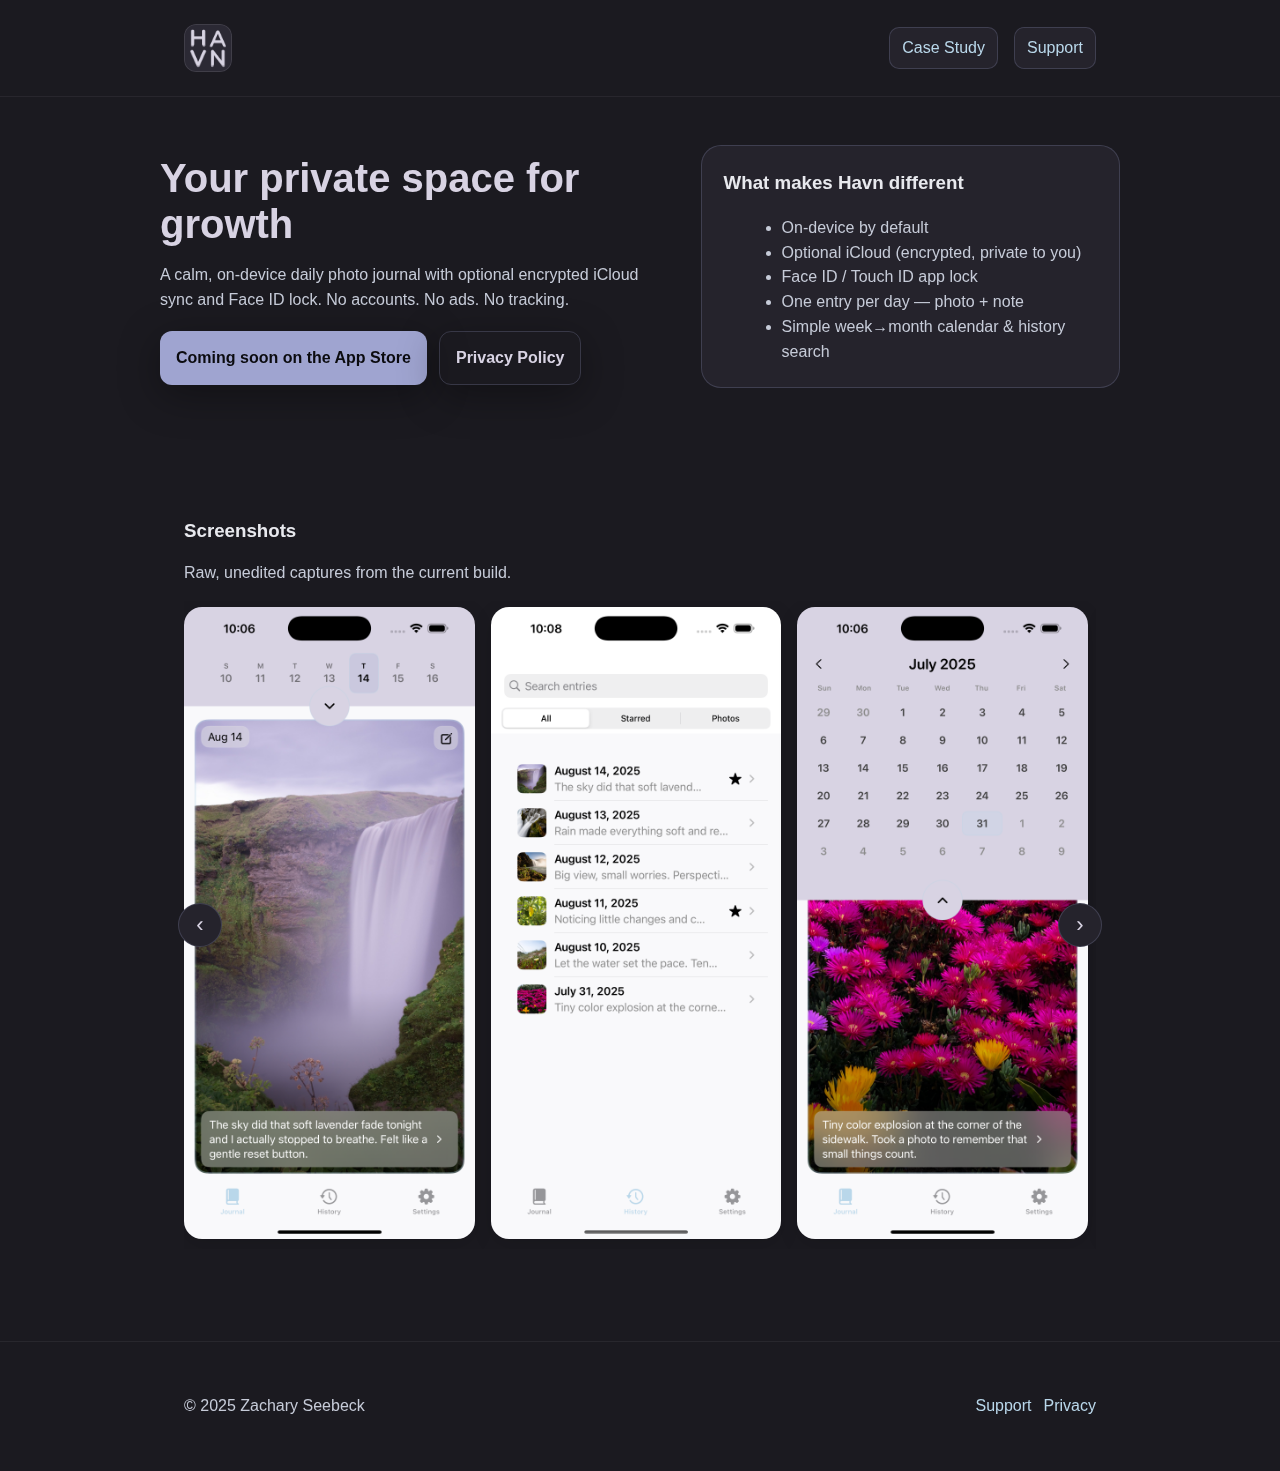
<file: docs/index.html>
<!doctype html>
<html lang="en">
<head>
  <meta charset="utf-8" />
  <meta name="viewport" content="width=device-width, initial-scale=1" />
  <title>Havn — Your private space for growth</title>
  <meta name="description" content="Havn is a private, on‑device daily photo journal with optional encrypted iCloud sync and Face ID lock." />
  <meta property="og:title" content="Havn — Your private space for growth" />
  <meta property="og:description" content="Private daily photo journal. On‑device by default. Optional encrypted iCloud sync." />
  <meta property="og:type" content="website" />
  <meta property="og:image" content="/havn.jpg" />
  <meta name="theme-color" content="#2B2933" />
  <link rel="icon" href="/havn.jpg" />
  <link rel="stylesheet" href="./styles.css" />
  <style>
    .shots { margin-top: 28px; }
    .shots h3 { margin: 0 0 8px 0; }

    body { --slides: 3; --gap: 16px; }
    @media (max-width: 860px){ body { --slides: 2; } }
    @media (max-width: 520px){ body { --slides: 1; } }

    .slider { position: relative; }
    .slider .track {
      display: flex;
      gap: var(--gap);
      overflow-x: auto;
      scroll-snap-type: x mandatory;
      scroll-behavior: smooth;
      padding: 6px 4px 10px;
    }
    .slider .slide {
      flex: 0 0 calc((100% - (var(--gap) * (var(--slides) - 1))) / var(--slides));
      scroll-snap-align: start;
      border-radius: 18px;
      overflow: hidden;
      background: rgba(0,0,0,0.04);
      box-shadow: 0 6px 20px rgba(0,0,0,0.12);
    }
    .slider .slide img {
      display: block;
      width: 100%;
      height: auto;
    }

    .slider-nav {
      position: absolute;
      top: 50%; transform: translateY(-50%);
      width: 44px; height: 44px; border-radius: 999px;
      border: 1px solid var(--stroke);
      background: var(--card);
      display: flex; align-items: center; justify-content: center;
      font-size: 22px; color: var(--lav);
      cursor: pointer;
    }
    .slider-nav:disabled { opacity: .4; cursor: default; }
    .slider-nav.prev { left: -6px; }
    .slider-nav.next { right: -6px; }

    @media (prefers-color-scheme: dark){
      .slider .slide { background: rgba(255,255,255,0.06); box-shadow: 0 8px 26px rgba(0,0,0,0.35); }
    }
  </style>
</head>
<body>
  <header>
    <div class="wrap nav">
      <a href="/" class="brand"><div class="header-logo" aria-hidden="true"></div></a>
      <a class="btn" href="/case-study.html">Case Study</a>
      <a class="btn" href="./support.html">Support</a>
    </div>
  </header>

  <main>
    <div class="wrap hero">
      <div>
        <h2>Your private space for growth</h2>
        <p class="muted">A calm, on‑device daily photo journal with optional encrypted iCloud sync and Face ID lock. No accounts. No ads. No tracking.</p>
        <div class="cta-row">
          <a class="cta" href="#" aria-label="App Store (coming soon)">Coming soon on the App Store</a>
          <a class="cta ghost" href="./privacy.html">Privacy Policy</a>
        </div>
      </div>
      <div class="card">
        <h3 style="margin-top:0">What makes Havn different</h3>
        <ul class="muted" style="margin:10px 0 0 18px">
          <li>On‑device by default</li>
          <li>Optional iCloud (encrypted, private to you)</li>
          <li>Face ID / Touch ID app lock</li>
          <li>One entry per day — photo + note</li>
          <li>Simple week→month calendar & history search</li>
        </ul>
      </div>
    </div>
    <section id="screenshots" aria-labelledby="shots-title">
      <div class="wrap shots">
        <h3 id="shots-title">Screenshots</h3>
        <p class="muted">Raw, unedited captures from the current build.</p>

        <div class="slider" id="shots-slider" role="region" aria-label="App screenshots slider">
          <button class="slider-nav prev" id="shots-prev" aria-label="Previous screenshots">&#8249;</button>

          <div class="track" id="shots-track" tabindex="0">
            <!-- Show three at a time on desktop, two on tablet, one on mobile -->
            <a class="slide" href="./shots/home.png" target="_blank" rel="noopener">
              <img src="./shots/home.png" alt="Havn — Journal card with photo and snippet" loading="lazy" />
            </a>
            <a class="slide" href="./shots/history.png" target="_blank" rel="noopener">
              <img src="./shots/history.png" alt="Havn — History list with search and filters" loading="lazy" />
            </a>
            <a class="slide" href="./shots/calendar.png" target="_blank" rel="noopener">
              <img src="./shots/calendar.png" alt="Havn — Month view calendar" loading="lazy" />
            </a>
            <a class="slide" href="./shots/lock.png" target="_blank" rel="noopener">
              <img src="./shots/lock.png" alt="Havn — Lock screen with Face ID prompt" loading="lazy" />
            </a>
          </div>

          <button class="slider-nav next" id="shots-next" aria-label="Next screenshots">&#8250;</button>
        </div>
      </div>
    </section>
  </main>

  <footer>
    <div class="wrap" style="display:flex;gap:12px;flex-wrap:wrap;align-items:center;justify-content:space-between">
      <div class="muted">© 2025 Zachary Seebeck</div>
      <div style="display:flex;gap:12px">
        <a href="./support.html">Support</a>
        <a href="./privacy.html">Privacy</a>
      </div>
    </div>
  </footer>

  <script>
    (function(){
      const track = document.getElementById('shots-track');
      const prev  = document.getElementById('shots-prev');
      const next  = document.getElementById('shots-next');
      if(!track || !prev || !next) return;

      function gapPx(){
        const g = getComputedStyle(track).gap || '0px';
        return parseFloat(g) || 0;
      }
      function step(){
        const first = track.querySelector('.slide');
        if(!first) return 0;
        return first.getBoundingClientRect().width + gapPx();
      }
      function update(){
        const max = track.scrollWidth - track.clientWidth - 1; // epsilon
        prev.disabled = track.scrollLeft <= 0;
        next.disabled = track.scrollLeft >= max;
      }
      function nudge(dir){
        track.scrollBy({ left: dir * step(), behavior: 'smooth' });
        setTimeout(update, 300);
      }

      prev.addEventListener('click', ()=> nudge(-1));
      next.addEventListener('click', ()=> nudge(1));
      track.addEventListener('scroll', update);
      window.addEventListener('resize', update);
      update();
    })();
  </script>
</body>
</html>
</file>
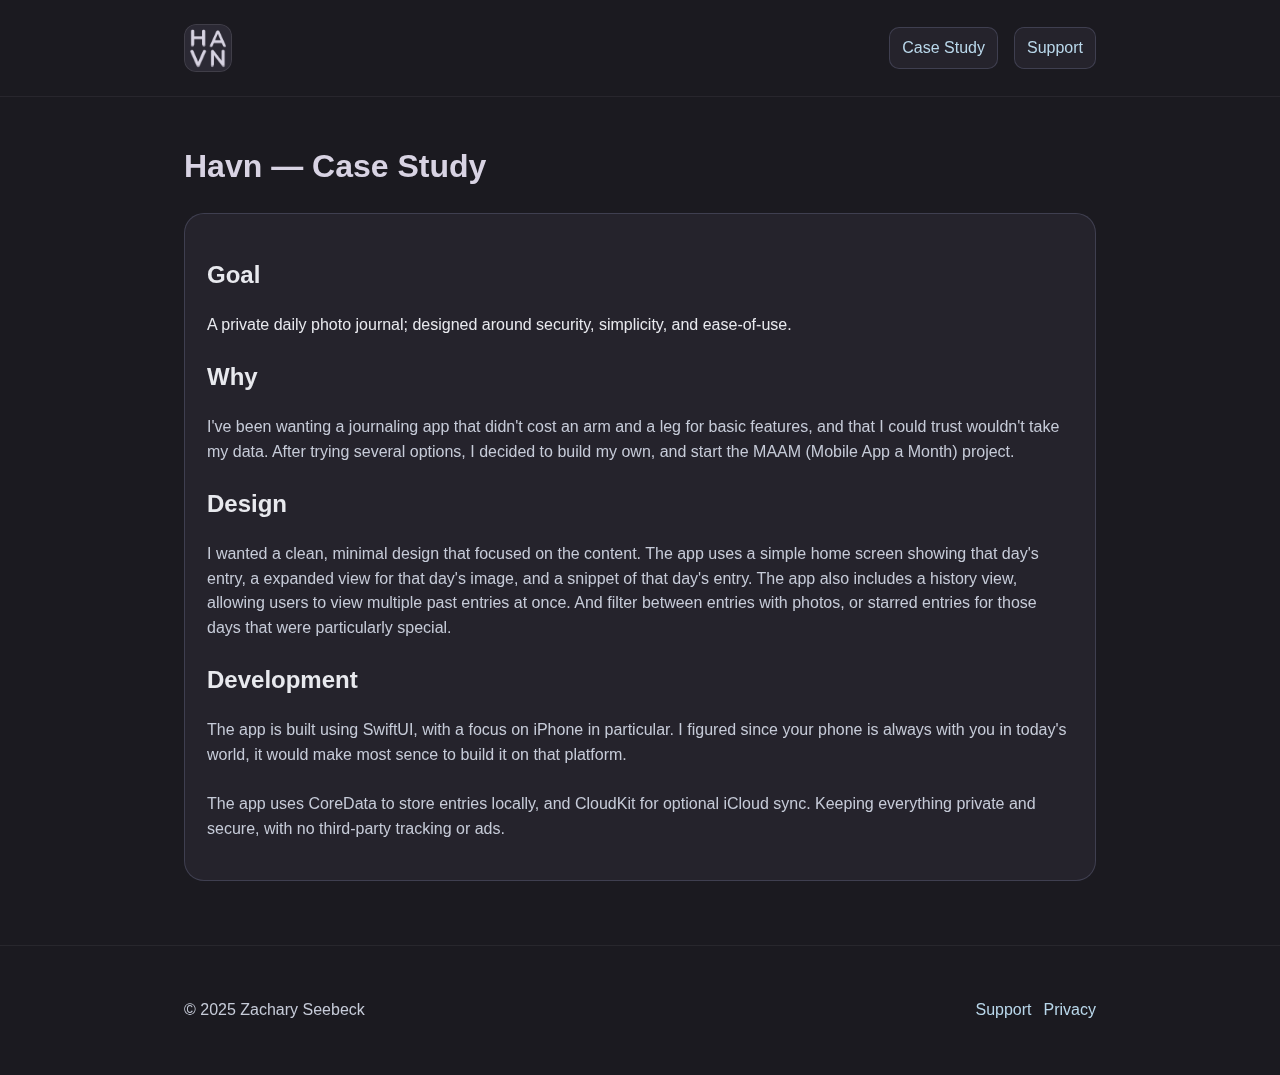
<file: docs/case-study.html>
<!doctype html>
<html lang="en">

<head>
    <meta charset="utf-8" />
    <meta name="viewport" content="width=device-width,initial-scale=1" />
    <title>Havn — Case Study</title>
    <link rel="icon" href="/havn.jpg" />
    <link rel="stylesheet" href="./styles.css" />
</head>

<body>
    <header>
        <div class="wrap nav">
            <a href="/" class="brand">
                <div class="header-logo" aria-hidden="true"></div>
            </a>
            <a class="btn" href="/case-study.html">Case Study</a>
            <a class="btn" href="/support.html">Support</a>
        </div>
    </header>

    <main class="wrap">
        <h1 style="color:#D8D3E3">Havn — Case Study</h1>
        <div class="card">
            <h2>Goal</h2>
            <p>A private daily photo journal; designed around security, simplicity, and ease-of-use.</p>

            <h2>Why</h2>
            <p class="muted">
                I've been wanting a journaling app that didn't cost an arm and a leg for basic features, and that I could trust wouldn't take my data. 
                After trying several options, I decided to build my own, and start the MAAM (Mobile App a Month) project. 
            </p>
            
            <h2>Design</h2>
            <p class="muted">
                I wanted a clean, minimal design that focused on the content. The app uses a simple
                home screen showing that day's entry, a expanded view for that day's image, 
                and a snippet of that day's entry. The app also includes a history view, allowing users
                to view multiple past entries at once. And filter between entries with photos, or starred 
                entries for those days that were particularly special.
            </p>

            <h2>Development</h2>
            <p class="muted">
                The app is built using SwiftUI, with a focus on iPhone in particular. I figured since your
                phone is always with you in today's world, it would make most sence to build it on that 
                platform.
                <br/><br/>
                The app uses CoreData to store entries locally, and CloudKit for optional iCloud sync. Keeping
                everything private and secure, with no third-party tracking or ads.
            </p>
        </div>
    </main>

    <footer>
        <div class="wrap" style="display:flex;gap:12px;justify-content:space-between">
            <div class="muted">© 2025 Zachary Seebeck</div>
            <div style="display:flex;gap:12px">
                <a href="/support.html">Support</a><a href="/privacy.html">Privacy</a>
            </div>
        </div>
    </footer>
</body>

</html>
</file>
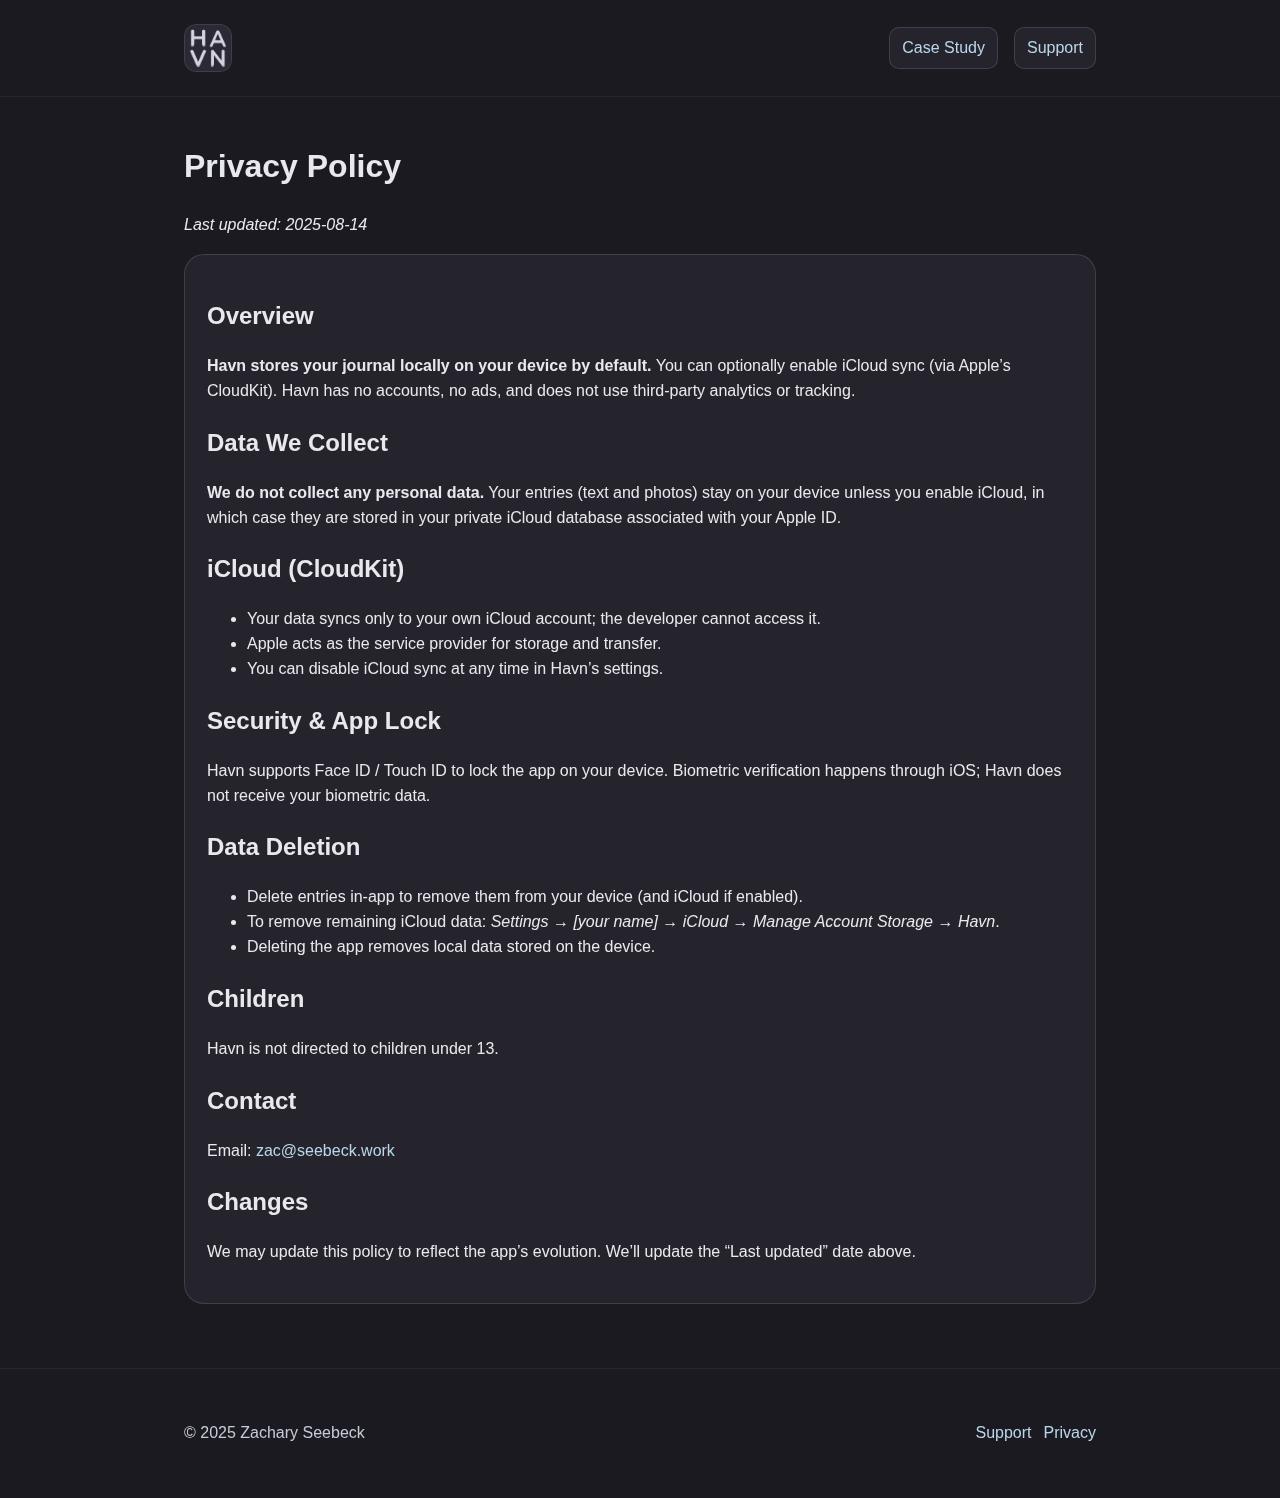
<file: docs/privacy.html>
<!doctype html>
<html lang="en">
<head>
  <meta charset="utf-8" />
  <meta name="viewport" content="width=device-width, initial-scale=1" />
  <title>Havn — Privacy Policy</title>
  <meta name="description" content="Privacy policy for Havn, the private daily photo journal." />
  <meta name="theme-color" content="#2B2933" />
  <link rel="icon" href="/havn.ico" />
  <link rel="stylesheet" href="./styles.css" />
</head>
<body>
  <header>
    <div class="wrap nav">
      <a href="/" class="brand"><div class="header-logo" aria-hidden="true"></div></a>
      <a class="btn" href="/case-study.html">Case Study</a>
      <a class="btn" href="./support.html">Support</a>
    </div>
  </header>

  <main class="wrap">
    <h1>Privacy Policy</h1>
    <p><em>Last updated: 2025‑08‑14</em></p>

    <div class="card">
      <h2>Overview</h2>
      <p><strong>Havn stores your journal locally on your device by default.</strong> You can optionally enable iCloud sync (via Apple’s CloudKit). Havn has no accounts, no ads, and does not use third‑party analytics or tracking.</p>

      <h2>Data We Collect</h2>
      <p><strong>We do not collect any personal data.</strong> Your entries (text and photos) stay on your device unless you enable iCloud, in which case they are stored in your private iCloud database associated with your Apple ID.</p>

      <h2>iCloud (CloudKit)</h2>
      <ul>
        <li>Your data syncs only to your own iCloud account; the developer cannot access it.</li>
        <li>Apple acts as the service provider for storage and transfer.</li>
        <li>You can disable iCloud sync at any time in Havn’s settings.</li>
      </ul>

      <h2>Security & App Lock</h2>
      <p>Havn supports Face ID / Touch ID to lock the app on your device. Biometric verification happens through iOS; Havn does not receive your biometric data.</p>

      <h2>Data Deletion</h2>
      <ul>
        <li>Delete entries in‑app to remove them from your device (and iCloud if enabled).</li>
        <li>To remove remaining iCloud data: <em>Settings → [your name] → iCloud → Manage Account Storage → Havn</em>.</li>
        <li>Deleting the app removes local data stored on the device.</li>
      </ul>

      <h2>Children</h2>
      <p>Havn is not directed to children under 13.</p>

      <h2>Contact</h2>
      <p>Email: <a href="mailto:zac@seebeck.work">zac@seebeck.work</a></p>

      <h2>Changes</h2>
      <p>We may update this policy to reflect the app’s evolution. We’ll update the “Last updated” date above.</p>
    </div>
  </main>

  <footer>
    <div class="wrap" style="display:flex;gap:12px;flex-wrap:wrap;align-items:center;justify-content:space-between">
      <div class="muted">© 2025 Zachary Seebeck</div>
      <div style="display:flex;gap:12px">
        <a href="./support.html">Support</a>
        <a href="./privacy.html">Privacy</a>
      </div>
    </div>
  </footer>
</body>
</html>
</file>
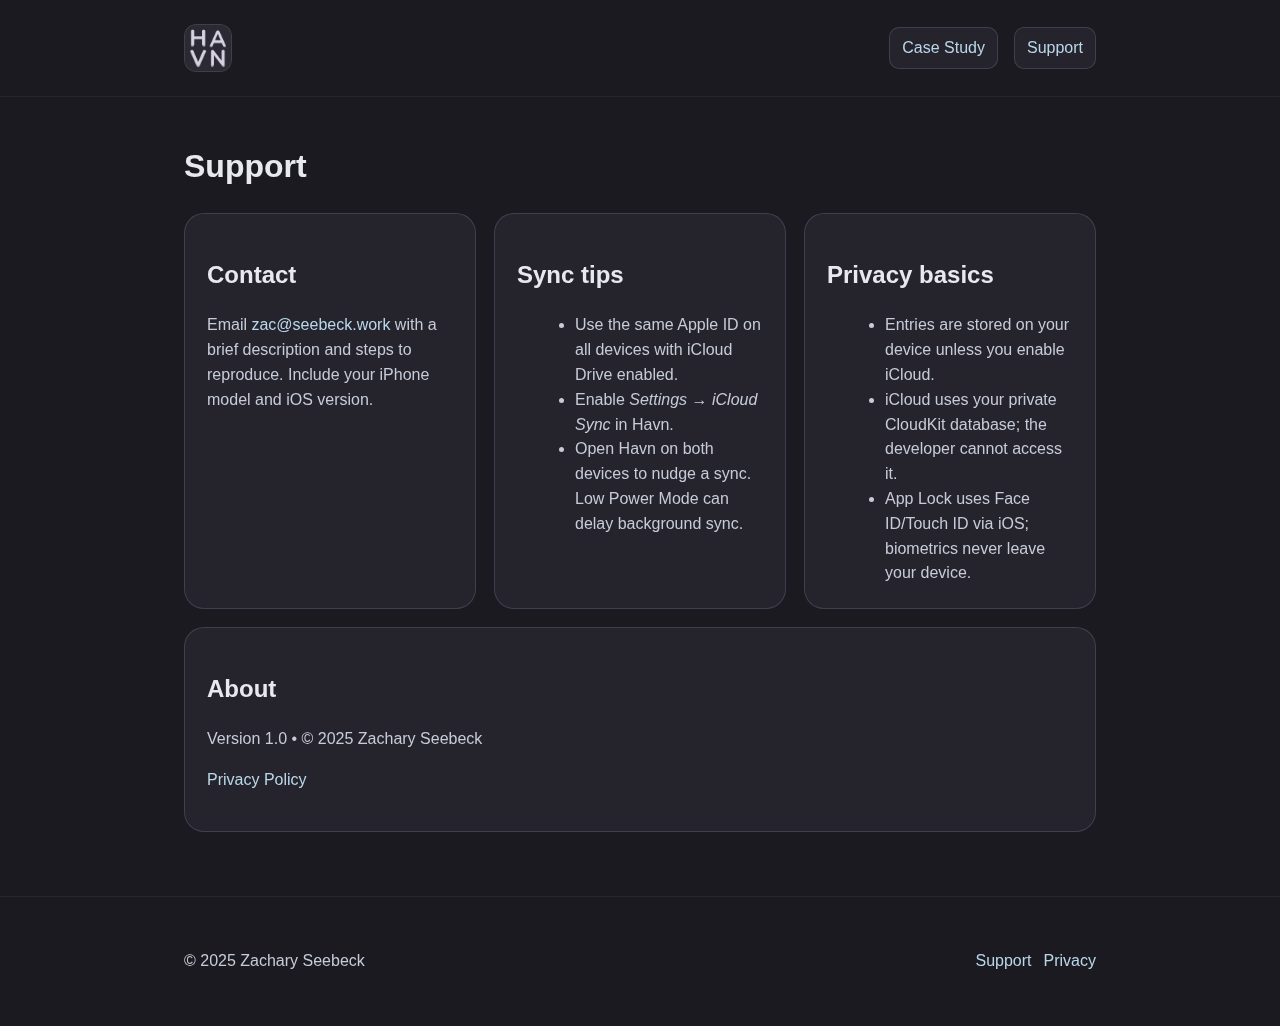
<file: docs/support.html>
<!doctype html>
<html lang="en">
<head>
  <meta charset="utf-8" />
  <meta name="viewport" content="width=device-width, initial-scale=1" />
  <title>Havn — Support</title>
  <meta name="description" content="Support information for Havn, the private daily photo journal." />
  <meta name="theme-color" content="#2B2933" />
  <link rel="icon" href="/havn.ico" />
  <link rel="stylesheet" href="./styles.css" />
</head>
<body>
  <header>
    <div class="wrap nav">
      <a href="/" class="brand"><div class="header-logo" aria-hidden="true"></div></a>
      <a class="btn" href="./case-study.html">Case Study</a>
      <a class="btn" href="./support.html">Support</a>
    </div>
  </header>

  <main class="wrap">
    <h1>Support</h1>

    <div class="grid">
      <div class="card">
        <h2>Contact</h2>
        <p class="muted">Email <a href="mailto:zac@seebeck.work?subject=Havn%20Support">zac@seebeck.work</a> with a brief description and steps to reproduce. Include your iPhone model and iOS version.</p>
      </div>
      <div class="card">
        <h2>Sync tips</h2>
        <ul class="muted" style="margin:10px 0 0 18px">
          <li>Use the same Apple ID on all devices with iCloud Drive enabled.</li>
          <li>Enable <em>Settings → iCloud Sync</em> in Havn.</li>
          <li>Open Havn on both devices to nudge a sync. Low Power Mode can delay background sync.</li>
        </ul>
      </div>
      <div class="card">
        <h2>Privacy basics</h2>
        <ul class="muted" style="margin:10px 0 0 18px">
          <li>Entries are stored on your device unless you enable iCloud.</li>
          <li>iCloud uses your private CloudKit database; the developer cannot access it.</li>
          <li>App Lock uses Face ID/Touch ID via iOS; biometrics never leave your device.</li>
        </ul>
      </div>
    </div>

    <div class="card" style="margin-top:18px">
      <h2>About</h2>
      <p class="muted">Version 1.0 • © 2025 Zachary Seebeck</p>
      <p class="muted"><a href="/privacy.html">Privacy Policy</a></p>
    </div>
  </main>

  <footer>
    <div class="wrap" style="display:flex;gap:12px;flex-wrap:wrap;align-items:center;justify-content:space-between">
      <div class="muted">© 2025 Zachary Seebeck</div>
      <div style="display:flex;gap:12px">
        <a href="./support.html">Support</a>
        <a href="./privacy.html">Privacy</a>
      </div>
    </div>
  </footer>
</body>
</html>
</file>
<file: docs/styles.css>
/* ========== Havn site styles (shared) ========== */
:root{
  --bg:#1b1a20;                 /* page background */
  --card:#25232c;               /* card surface */
  --stroke:rgba(159,164,208,.22);
  --text:#e8e9ee;               /* main text */
  --muted:#C6CBD8;              /* muted on dark */
  --accent:#9FA4D0;             /* Soft Violet Blue */
  --lav:#D8D3E3;                /* Misty Lavender */
  --link:#B9D7EA;               /* Sky Blue Mist */
  --radius:16px;
  --radius-lg:20px;
  --shadow:0 10px 40px rgba(0,0,0,.35);
}

*{ box-sizing:border-box }
html,body{ height:100% }
body{
  margin:0;
  font:16px/1.55 -apple-system,BlinkMacSystemFont,"SF Pro Text",Segoe UI,Roboto,Helvetica,Arial,sans-serif;
  color:var(--text);
  background:var(--bg);
}
a{ color:var(--link); text-decoration:none }
a:hover{ text-decoration:underline }

.wrap{ max-width:960px; margin:0 auto; padding:24px }

/* Header / nav */
header{
  position:sticky; top:0; z-index:10;
  backdrop-filter:saturate(180%) blur(10px);
  background:color-mix(in srgb, var(--bg) 84%, transparent);
  border-bottom:1px solid rgba(255,255,255,.06);
}
.nav{ display:flex; align-items:center; gap:16px; min-height:60px }
.brand{ display:flex; align-items:center; gap:10px; margin-right:auto }
.logo{
  width:28px; height:28px; border-radius:8px;
  background:#2B2933;
  box-shadow:inset 0 0 0 1px rgba(255,255,255,.08);
  /* optional image if you want it in the small brand dot */
  /* background-image:url("./Havn.jpg"); background-size:cover; background-position:center; */
}
.brand h1{ font-size:18px; margin:0; font-weight:700; letter-spacing:.3px }
.nav a.btn{
  border:1px solid var(--stroke);
  background:var(--card);
  padding:8px 12px;
  border-radius:10px;
}

/* Header logo tile (top-right) */
.header-logo{
  width:48px; height:48px; border-radius:12px;
  background:#2B2933 url("./Havn.jpg") center/cover no-repeat;
  box-shadow: inset 0 0 0 1px rgba(255,255,255,.10);
}
@media (max-width: 420px){
  .header-logo{ width:40px; height:40px; border-radius:10px }
}

/* Hero (index) */
.hero{
  display:grid;
  grid-template-columns:1.1fr .9fr;
  gap:28px; align-items:center;
  padding:48px 0;
}
.hero h2{ font-size:40px; line-height:1.15; margin:.2em 0 .4em 0; color:var(--lav) }
.hero p{ color:var(--muted); margin:0 0 18px 0 }

.cta-row{ display:flex; gap:12px; flex-wrap:wrap }
.cta{
  display:inline-flex; align-items:center; gap:10px;
  background:var(--accent); color:#0b0b0f;
  border:none; border-radius:12px;
  padding:14px 16px; font-weight:700;
  box-shadow:var(--shadow);
}
.ghost{ background:transparent; color:var(--lav); border:1px solid var(--stroke) }

.card{
  background:var(--card);
  border:1px solid var(--stroke);
  border-radius:var(--radius-lg);
  padding:22px;
}

.grid{ display:grid; grid-template-columns:repeat(3,1fr); gap:18px }
.grid .card h3{ margin:0 0 8px 0 }

.muted{ color:var(--muted) }
section{ padding:28px 0 }
section h2{ color:var(--lav) }

footer{
  margin-top:40px; padding:28px 0;
  color:var(--muted);
  border-top:1px solid rgba(255,255,255,.06);
}

/* Responsive adjustments */
@media (max-width: 860px){
  .hero{ grid-template-columns:1fr; gap:20px }
  .grid{ grid-template-columns:1fr }
}
</file>
